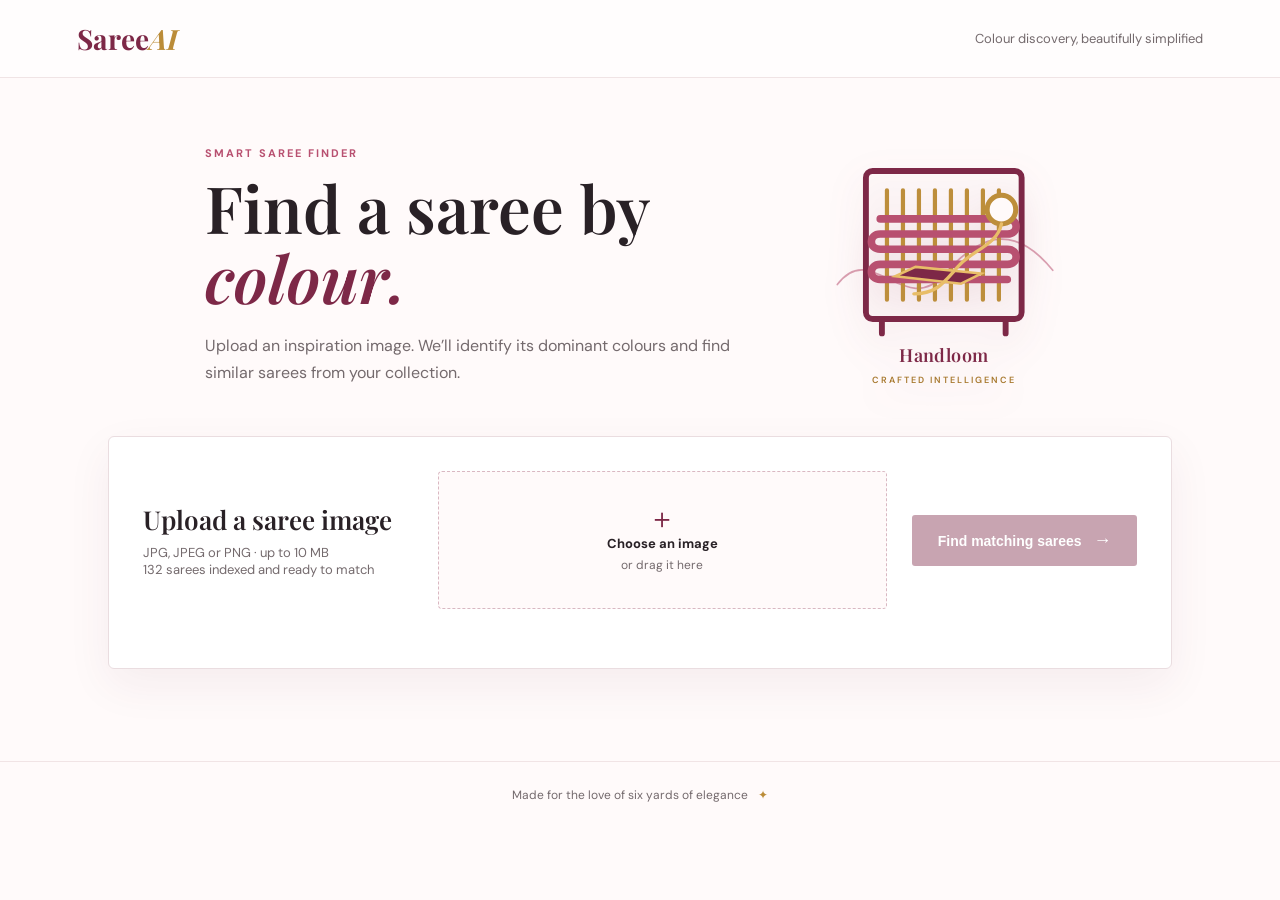
<file: index.html>
<!doctype html><html lang="en"><head><meta charset="utf-8"><meta name="viewport" content="width=device-width,initial-scale=1"><title>Saree AI Search</title><link rel="preconnect" href="https://fonts.googleapis.com"><link rel="preconnect" href="https://fonts.gstatic.com" crossorigin><link href="https://fonts.googleapis.com/css2?family=DM+Sans:wght@400;500;600;700&family=Playfair+Display:wght@600;700&display=swap" rel="stylesheet"><link rel="stylesheet" href="style.css"><link rel="stylesheet" href="handloom.css"></head>
<body><header><a class="brand" href="#">Saree<span>AI</span></a><p>Colour discovery, beautifully simplified</p></header><main><section class="intro"><div><p class="eyebrow">SMART SAREE FINDER</p><h1>Find a saree by <em>colour.</em></h1><p class="lede">Upload an inspiration image. We’ll identify its dominant colours and find similar sarees from your collection.</p></div><div class="handloom-mark" role="img" aria-label="Handloom weaving logo"><svg viewBox="0 0 300 240" aria-hidden="true"><path class="thread-back" d="M23 167C64 112 103 209 151 154S239 101 279 150"/><rect class="loom-frame" x="57" y="32" width="185" height="176" rx="8"/><path class="loom-leg" d="M76 208v17m147-17v17"/><g class="warp"><path d="M82 55v130M101 55v130M120 55v130M139 55v130M158 55v130M177 55v130M196 55v130M215 55v130"/></g><path class="weft" d="M74 89h151c14 0 14 18 0 18H74c-14 0-14 18 0 18h151c14 0 14 18 0 18H74c-14 0-14 18 0 18h151"/><path class="shuttle" d="M92 157l24-11 78 8-24 12z"/><circle class="spool" cx="218" cy="78" r="17"/><path class="thread" d="M218 95c-5 25-34 31-50 49-17 18-25 34-54 34"/></svg><span>Handloom<br><b>crafted intelligence</b></span></div></section>
<section class="search-panel"><div class="upload-copy"><h2>Upload a saree image</h2><p>JPG, JPEG or PNG · up to 10 MB</p><p id="catalogStatus">Loading saree collection…</p></div><label class="drop-zone" id="dropZone" for="imageInput"><input id="imageInput" type="file" accept="image/jpeg,image/png"><div id="emptyState"><b>＋</b><strong>Choose an image</strong><span>or drag it here</span></div><img id="preview" alt="Your selected saree"><button type="button" id="removeImage" aria-label="Remove image">×</button></label><button id="searchButton" disabled>Find matching sarees <span>→</span></button><p class="file-error" id="fileError" role="alert"></p></section><section id="loading" class="loading hidden"><i></i> Reading colours and matching them with the saree collection…</section><section id="results" class="results hidden"><div class="result-heading"><div><p class="eyebrow">YOUR COLOUR STORY</p><h2>Detected colours</h2><div id="colors" class="chips"></div></div><div class="match-count"><strong id="count">0</strong><span>matching sarees</span></div></div><div id="noMatch" class="no-match hidden"><span>⌁</span><h3>No matching saree found</h3><p id="noMatchText">Try a different saree image or add more sarees to the collection.</p></div><div id="gallery" class="gallery"></div></section></main><footer>Made for the love of six yards of elegance <span>✦</span></footer><script src="catalog.js"></script><script src="app.js"></script></body></html>
</file>
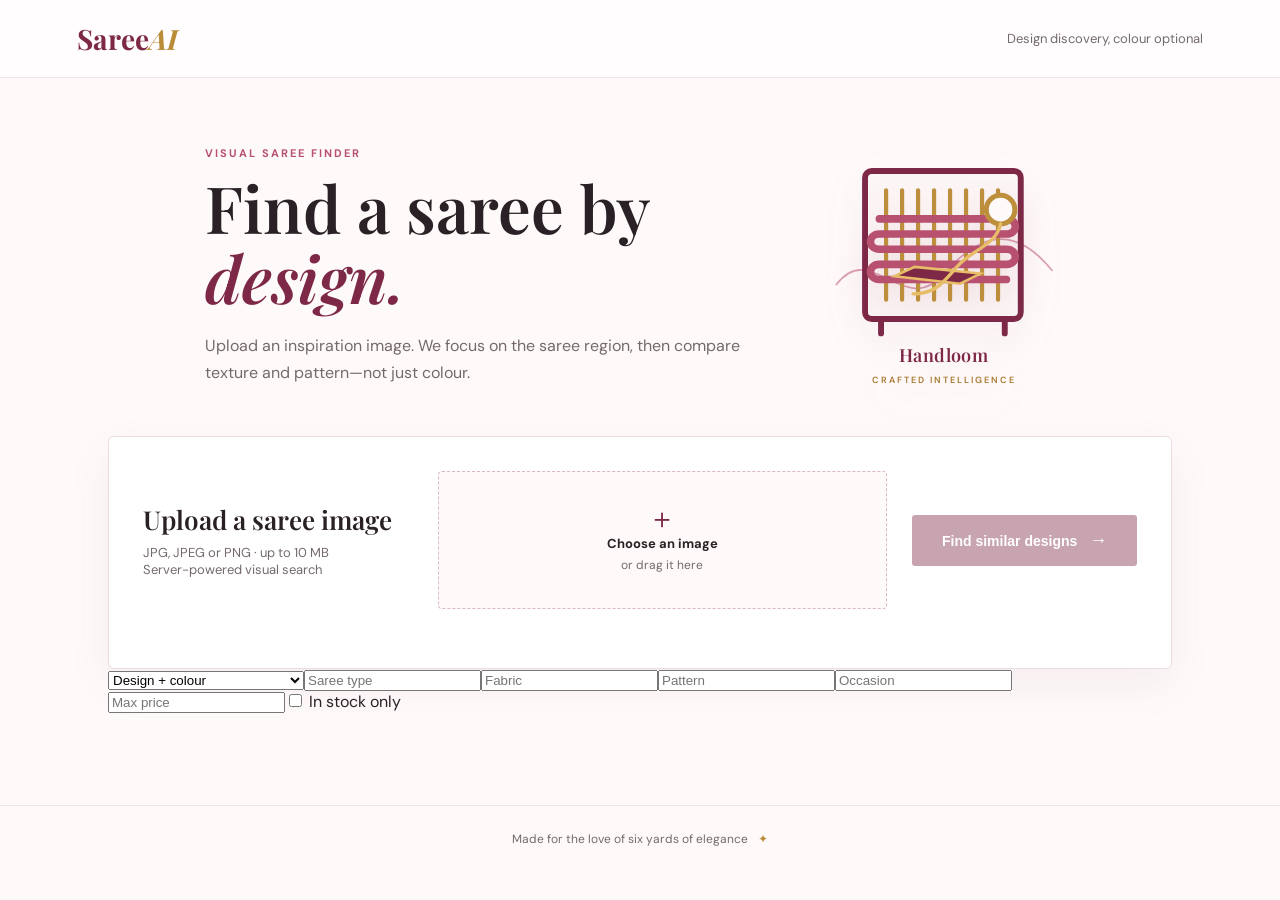
<file: src/main/resources/static/index.html>
<!doctype html><html lang="en"><head><meta charset="utf-8"><meta name="viewport" content="width=device-width,initial-scale=1"><title>Saree AI Search</title><link rel="preconnect" href="https://fonts.googleapis.com"><link rel="preconnect" href="https://fonts.gstatic.com" crossorigin><link href="https://fonts.googleapis.com/css2?family=DM+Sans:wght@400;500;600;700&family=Playfair+Display:wght@600;700&display=swap" rel="stylesheet"><link rel="stylesheet" href="style.css"><link rel="stylesheet" href="handloom.css"></head>
<body><header><a class="brand" href="#">Saree<span>AI</span></a><p>Design discovery, colour optional</p></header><main><section class="intro"><div><p class="eyebrow">VISUAL SAREE FINDER</p><h1>Find a saree by <em>design.</em></h1><p class="lede">Upload an inspiration image. We focus on the saree region, then compare texture and pattern—not just colour.</p></div><div class="handloom-mark" role="img" aria-label="Handloom weaving logo"><svg viewBox="0 0 300 240" aria-hidden="true"><path class="thread-back" d="M23 167C64 112 103 209 151 154S239 101 279 150"/><rect class="loom-frame" x="57" y="32" width="185" height="176" rx="8"/><path class="loom-leg" d="M76 208v17m147-17v17"/><g class="warp"><path d="M82 55v130M101 55v130M120 55v130M139 55v130M158 55v130M177 55v130M196 55v130M215 55v130"/></g><path class="weft" d="M74 89h151c14 0 14 18 0 18H74c-14 0-14 18 0 18h151c14 0 14 18 0 18H74c-14 0-14 18 0 18h151"/><path class="shuttle" d="M92 157l24-11 78 8-24 12z"/><circle class="spool" cx="218" cy="78" r="17"/><path class="thread" d="M218 95c-5 25-34 31-50 49-17 18-25 34-54 34"/></svg><span>Handloom<br><b>crafted intelligence</b></span></div></section>
<section class="search-panel"><div class="upload-copy"><h2>Upload a saree image</h2><p>JPG, JPEG or PNG · up to 10 MB</p><p id="catalogStatus">Server-powered visual search</p></div><label class="drop-zone" id="dropZone" for="imageInput"><input id="imageInput" type="file" accept="image/jpeg,image/png"><div id="emptyState"><b>＋</b><strong>Choose an image</strong><span>or drag it here</span></div><img id="preview" alt="Your selected saree"><button type="button" id="removeImage" aria-label="Remove image">×</button></label><button id="searchButton" disabled>Find similar designs <span>→</span></button><p class="file-error" id="fileError" role="alert"></p></section>
<section class="filters"><select id="colourMode"><option value="balanced">Design + colour</option><option value="swap">Same design, different colour</option></select><input id="sareeType" placeholder="Saree type"><input id="fabric" placeholder="Fabric"><input id="pattern" placeholder="Pattern"><input id="occasion" placeholder="Occasion"><input id="maxPrice" type="number" min="0" placeholder="Max price"><label><input id="inStock" type="checkbox"> In stock only</label></section><section id="loading" class="loading hidden"><i></i> Isolating the saree region and comparing design features…</section><section id="results" class="results hidden"><div class="result-heading"><div><p class="eyebrow">YOUR VISUAL STORY</p><h2>Detected colours</h2><div id="colors" class="chips"></div><p id="analysisNote" class="analysis-note"></p></div><div class="match-count"><strong id="count">0</strong><span>matching sarees</span></div></div><div id="noMatch" class="no-match hidden"><span>⌁</span><h3>No matching saree found</h3><p id="noMatchText">Try removing one or more filters.</p></div><div id="gallery" class="gallery"></div></section></main><footer>Made for the love of six yards of elegance <span>✦</span></footer><script src="app.js"></script></body></html>
</file>
<file: style.css>
:root{--ink:#292126;--muted:#746a6d;--wine:#7d2847;--rose:#b85070;--blush:#f8eff0;--gold:#bb8c38;--line:#eadde0}*{box-sizing:border-box}body{margin:0;background:#fffafa;color:var(--ink);font-family:"DM Sans",sans-serif}header{height:78px;padding:0 max(6vw,24px);display:flex;align-items:center;justify-content:space-between;border-bottom:1px solid #f0e4e5;background:#fffdfd}.brand{font:bold 28px "Playfair Display",serif;color:var(--wine);text-decoration:none}.brand span{color:var(--gold);font-style:italic}header p{font-size:13px;color:var(--muted)}main{max-width:1120px;margin:auto;padding:66px 28px 92px}.intro{display:flex;justify-content:space-between;align-items:center;max-width:870px;margin:0 auto 48px}.eyebrow{font-size:11px;letter-spacing:2px;color:var(--rose);font-weight:700;margin:0 0 12px}.intro h1{font:600 clamp(38px,6vw,65px)/1.08 "Playfair Display",serif;margin:0}.intro em{color:var(--wine);font-style:italic}.lede{color:var(--muted);line-height:1.7;max-width:570px;margin:19px 0 0}.motif{font:56px Georgia;color:var(--gold);opacity:.8;line-height:.65;text-align:center}.motif span{font-size:26px;margin-left:66px}.search-panel{background:white;border:1px solid var(--line);box-shadow:0 16px 45px #64203810;padding:34px;border-radius:6px;display:grid;grid-template-columns:1.2fr 2fr 1fr;gap:25px;align-items:center}.upload-copy h2,.results h2{font:600 26px "Playfair Display",serif;margin:0 0 7px}.upload-copy p{margin:0;color:var(--muted);font-size:13px}.drop-zone{height:138px;border:1.5px dashed #d9b8c2;border-radius:4px;position:relative;cursor:pointer;display:grid;place-items:center;overflow:hidden;background:#fffafa;text-align:center}.drop-zone.drag{border-color:var(--wine);background:var(--blush)}.drop-zone input{display:none}#emptyState{display:grid;gap:5px;color:var(--muted);font-size:12px}#emptyState b{font-size:28px;line-height:22px;color:var(--wine);font-weight:400}#emptyState strong{color:var(--ink);font-size:13px}#preview{display:none;width:100%;height:100%;object-fit:cover}#removeImage{display:none;position:absolute;top:7px;right:7px;width:25px;height:25px;border:0;border-radius:50%;background:#fff;color:var(--wine);font-size:21px;line-height:20px;cursor:pointer}#searchButton{background:var(--wine);border:0;border-radius:3px;padding:15px 17px;color:white;font-weight:700;font-size:14px;cursor:pointer;transition:.2s}#searchButton span{font-size:18px;margin-left:8px}#searchButton:disabled{opacity:.42;cursor:not-allowed}#searchButton:not(:disabled):hover{background:#5c1934}.file-error{grid-column:2/4;margin:-15px 0 0;color:#aa2947;font-size:12px}.loading{margin:38px 0 0;text-align:center;color:var(--wine);font-size:14px}.loading i{display:inline-block;width:16px;height:16px;border:2px solid #ddb6c3;border-top-color:var(--wine);border-radius:50%;vertical-align:-3px;margin-right:8px;animation:spin .7s linear infinite}@keyframes spin{to{transform:rotate(360deg)}}.results{margin-top:61px;border-top:1px solid var(--line);padding-top:37px}.result-heading{display:flex;align-items:flex-end;justify-content:space-between}.chips{display:flex;gap:9px;flex-wrap:wrap;margin-top:18px}.chip{padding:7px 11px 7px 8px;background:var(--blush);border-radius:999px;font-size:13px}.dot{display:inline-block;width:11px;height:11px;border-radius:50%;margin-right:6px;vertical-align:-1px}.match-count{text-align:right;color:var(--muted);font-size:12px}.match-count strong{display:block;font:600 42px/1 "Playfair Display",serif;color:var(--wine)}.gallery{display:grid;grid-template-columns:repeat(4,1fr);gap:19px;margin-top:32px}.card{overflow:hidden;background:#fff;border:1px solid var(--line);border-radius:4px}.card img{display:block;width:100%;aspect-ratio:3/4;object-fit:cover;background:#f2e9e9}.card-body{padding:13px}.card h3{font-size:13px;margin:0 0 7px;white-space:nowrap;overflow:hidden;text-overflow:ellipsis}.score{display:flex;justify-content:space-between;color:var(--muted);font-size:12px}.score b{color:var(--wine)}.no-match{text-align:center;margin:45px auto;max-width:410px;color:var(--muted)}.no-match span{font:42px Georgia;color:var(--gold)}.no-match h3{font:600 24px "Playfair Display",serif;color:var(--ink);margin:9px}.no-match p{font-size:14px;line-height:1.6}.hidden{display:none!important}footer{border-top:1px solid #f1e4e5;text-align:center;padding:25px;color:var(--muted);font-size:12px}footer span{color:var(--gold);margin-left:7px}@media(max-width:700px){header p,.motif{display:none}main{padding:42px 18px}.search-panel{grid-template-columns:1fr;padding:23px}.drop-zone{height:170px}.file-error{grid-column:auto;margin:-14px 0 0}.gallery{grid-template-columns:repeat(2,1fr)}.result-heading{align-items:flex-start}.match-count strong{font-size:32px}}
</file>
<file: handloom.css>
.handloom-mark{width:285px;text-align:center;color:#7d2847;filter:drop-shadow(0 14px 17px #7d284722)}.handloom-mark svg{display:block;width:100%;height:202px}.loom-frame,.loom-leg{fill:none;stroke:#7d2847;stroke-width:7;stroke-linecap:round}.warp path{fill:none;stroke:#bd8e3b;stroke-width:5;stroke-linecap:round}.weft{fill:none;stroke:#b85070;stroke-width:9;stroke-linecap:round}.shuttle{fill:#7d2847;stroke:#e8bd68;stroke-width:3}.spool{fill:#fffafa;stroke:#bd8e3b;stroke-width:6}.thread,.thread-back{fill:none;stroke:#e8bd68;stroke-width:4;stroke-linecap:round}.thread{stroke-dasharray:150;animation:weave 3.8s ease-in-out infinite}.thread-back{stroke:#b8507088;stroke-width:2}.handloom-mark span{font:600 18px/1.05 "Playfair Display",serif;letter-spacing:.4px}.handloom-mark b{font:600 9px/1.6 "DM Sans",sans-serif;text-transform:uppercase;letter-spacing:2px;color:#a8792f}@keyframes weave{50%{stroke-dashoffset:45;opacity:.45}}@media(max-width:700px){.handloom-mark{display:none}}@media(prefers-reduced-motion:reduce){.thread{animation:none}}
</file>
<file: src/main/resources/static/style.css>
:root{--ink:#292126;--muted:#746a6d;--wine:#7d2847;--rose:#b85070;--blush:#f8eff0;--gold:#bb8c38;--line:#eadde0}*{box-sizing:border-box}body{margin:0;background:#fffafa;color:var(--ink);font-family:"DM Sans",sans-serif}header{height:78px;padding:0 max(6vw,24px);display:flex;align-items:center;justify-content:space-between;border-bottom:1px solid #f0e4e5;background:#fffdfd}.brand{font:bold 28px "Playfair Display",serif;color:var(--wine);text-decoration:none}.brand span{color:var(--gold);font-style:italic}header p{font-size:13px;color:var(--muted)}main{max-width:1120px;margin:auto;padding:66px 28px 92px}.intro{display:flex;justify-content:space-between;align-items:center;max-width:870px;margin:0 auto 48px}.eyebrow{font-size:11px;letter-spacing:2px;color:var(--rose);font-weight:700;margin:0 0 12px}.intro h1{font:600 clamp(38px,6vw,65px)/1.08 "Playfair Display",serif;margin:0}.intro em{color:var(--wine);font-style:italic}.lede{color:var(--muted);line-height:1.7;max-width:570px;margin:19px 0 0}.motif{font:56px Georgia;color:var(--gold);opacity:.8;line-height:.65;text-align:center}.motif span{font-size:26px;margin-left:66px}.search-panel{background:white;border:1px solid var(--line);box-shadow:0 16px 45px #64203810;padding:34px;border-radius:6px;display:grid;grid-template-columns:1.2fr 2fr 1fr;gap:25px;align-items:center}.upload-copy h2,.results h2{font:600 26px "Playfair Display",serif;margin:0 0 7px}.upload-copy p{margin:0;color:var(--muted);font-size:13px}.drop-zone{height:138px;border:1.5px dashed #d9b8c2;border-radius:4px;position:relative;cursor:pointer;display:grid;place-items:center;overflow:hidden;background:#fffafa;text-align:center}.drop-zone.drag{border-color:var(--wine);background:var(--blush)}.drop-zone input{display:none}#emptyState{display:grid;gap:5px;color:var(--muted);font-size:12px}#emptyState b{font-size:28px;line-height:22px;color:var(--wine);font-weight:400}#emptyState strong{color:var(--ink);font-size:13px}#preview{display:none;width:100%;height:100%;object-fit:cover}#removeImage{display:none;position:absolute;top:7px;right:7px;width:25px;height:25px;border:0;border-radius:50%;background:#fff;color:var(--wine);font-size:21px;line-height:20px;cursor:pointer}#searchButton{background:var(--wine);border:0;border-radius:3px;padding:15px 17px;color:white;font-weight:700;font-size:14px;cursor:pointer;transition:.2s}#searchButton span{font-size:18px;margin-left:8px}#searchButton:disabled{opacity:.42;cursor:not-allowed}#searchButton:not(:disabled):hover{background:#5c1934}.file-error{grid-column:2/4;margin:-15px 0 0;color:#aa2947;font-size:12px}.loading{margin:38px 0 0;text-align:center;color:var(--wine);font-size:14px}.loading i{display:inline-block;width:16px;height:16px;border:2px solid #ddb6c3;border-top-color:var(--wine);border-radius:50%;vertical-align:-3px;margin-right:8px;animation:spin .7s linear infinite}@keyframes spin{to{transform:rotate(360deg)}}.results{margin-top:61px;border-top:1px solid var(--line);padding-top:37px}.result-heading{display:flex;align-items:flex-end;justify-content:space-between}.chips{display:flex;gap:9px;flex-wrap:wrap;margin-top:18px}.chip{padding:7px 11px 7px 8px;background:var(--blush);border-radius:999px;font-size:13px}.dot{display:inline-block;width:11px;height:11px;border-radius:50%;margin-right:6px;vertical-align:-1px}.match-count{text-align:right;color:var(--muted);font-size:12px}.match-count strong{display:block;font:600 42px/1 "Playfair Display",serif;color:var(--wine)}.gallery{display:grid;grid-template-columns:repeat(4,1fr);gap:19px;margin-top:32px}.card{overflow:hidden;background:#fff;border:1px solid var(--line);border-radius:4px}.card img{display:block;width:100%;aspect-ratio:3/4;object-fit:cover;background:#f2e9e9}.card-body{padding:13px}.card h3{font-size:13px;margin:0 0 7px;white-space:nowrap;overflow:hidden;text-overflow:ellipsis}.score{display:flex;justify-content:space-between;color:var(--muted);font-size:12px}.score b{color:var(--wine)}.no-match{text-align:center;margin:45px auto;max-width:410px;color:var(--muted)}.no-match span{font:42px Georgia;color:var(--gold)}.no-match h3{font:600 24px "Playfair Display",serif;color:var(--ink);margin:9px}.no-match p{font-size:14px;line-height:1.6}.hidden{display:none!important}footer{border-top:1px solid #f1e4e5;text-align:center;padding:25px;color:var(--muted);font-size:12px}footer span{color:var(--gold);margin-left:7px}@media(max-width:700px){header p,.motif{display:none}main{padding:42px 18px}.search-panel{grid-template-columns:1fr;padding:23px}.drop-zone{height:170px}.file-error{grid-column:auto;margin:-14px 0 0}.gallery{grid-template-columns:repeat(2,1fr)}.result-heading{align-items:flex-start}.match-count strong{font-size:32px}}
</file>
<file: src/main/resources/static/handloom.css>
.handloom-mark{width:285px;text-align:center;color:#7d2847;filter:drop-shadow(0 14px 17px #7d284722)}.handloom-mark svg{display:block;width:100%;height:202px}.loom-frame,.loom-leg{fill:none;stroke:#7d2847;stroke-width:7;stroke-linecap:round}.warp path{fill:none;stroke:#bd8e3b;stroke-width:5;stroke-linecap:round}.weft{fill:none;stroke:#b85070;stroke-width:9;stroke-linecap:round}.shuttle{fill:#7d2847;stroke:#e8bd68;stroke-width:3}.spool{fill:#fffafa;stroke:#bd8e3b;stroke-width:6}.thread,.thread-back{fill:none;stroke:#e8bd68;stroke-width:4;stroke-linecap:round}.thread{stroke-dasharray:150;animation:weave 3.8s ease-in-out infinite}.thread-back{stroke:#b8507088;stroke-width:2}.handloom-mark span{font:600 18px/1.05 "Playfair Display",serif;letter-spacing:.4px}.handloom-mark b{font:600 9px/1.6 "DM Sans",sans-serif;text-transform:uppercase;letter-spacing:2px;color:#a8792f}@keyframes weave{50%{stroke-dashoffset:45;opacity:.45}}@media(max-width:700px){.handloom-mark{display:none}}@media(prefers-reduced-motion:reduce){.thread{animation:none}}
</file>
